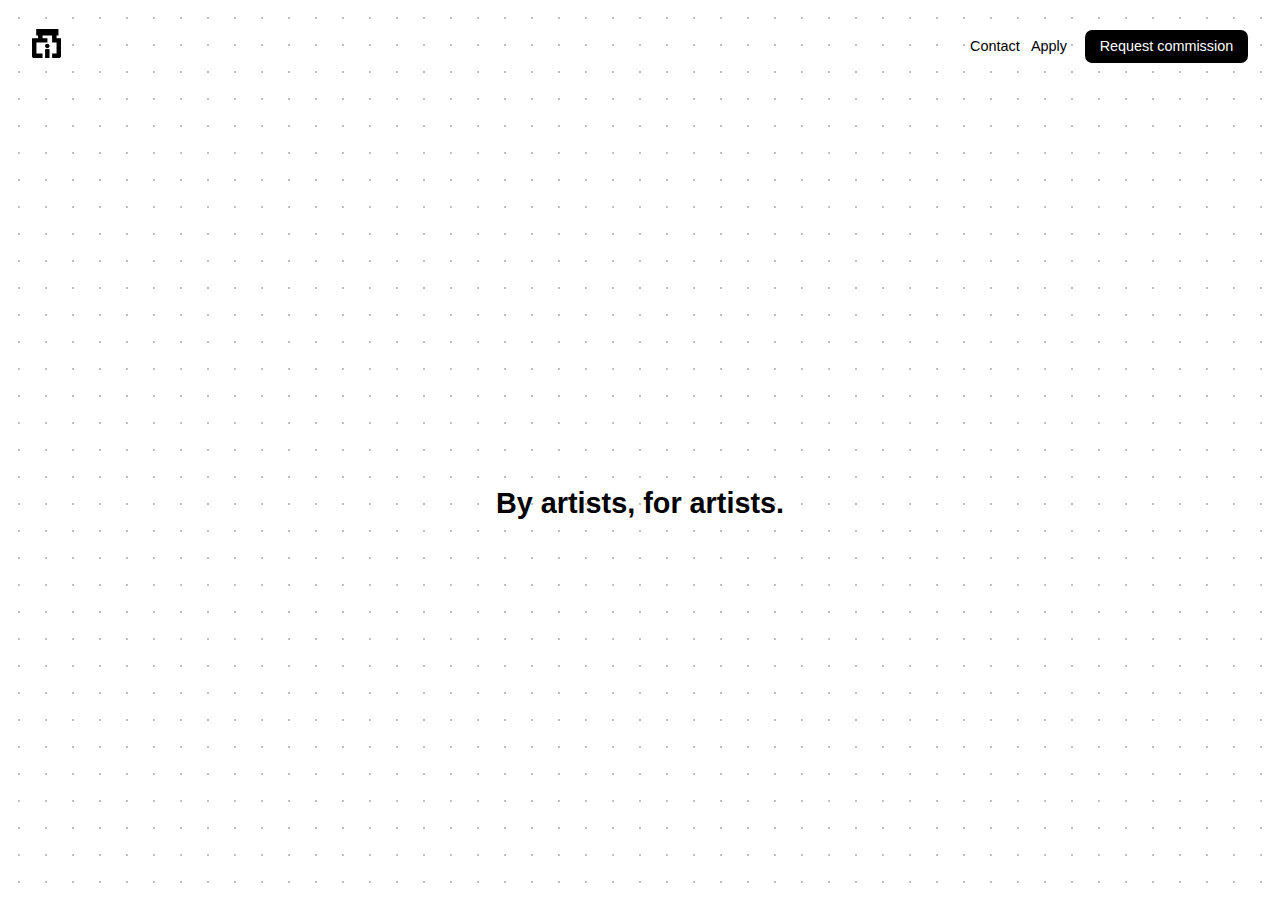
<file: index.html>
<!doctype html>
<html>
	<head>
        <meta charset="utf-8" />
        <meta name="viewport" content="width=device-width, initial-scale=1" />
        <link href="/style.css" rel="stylesheet">
        <title></title>
        <meta name="description" content="" />
        <script src="/js/lazy-font.js"></script>
        <noscript>
            <link rel="preload" href="https://rsms.me/inter/font-files/Inter-Regular.woff2?v=3.19" as="font" type="font/woff2" crossorigin />
            <link rel="preload" href="https://rsms.me/inter/font-files/Inter-Bold.woff2?v=3.19" as="font" type="font/woff2" crossorigin />
            <link rel="stylesheet" href="/fonts.css" />
        </noscript>
    </head>
    <body>
    	<div class="hero">
    		<header>
    			<nav>
	<a href="/"><img src="/assets/logo.svg" /></a>
	<div>
		<a href="/contact">Contact</a>
		<a href="/apply">Apply</a>
		<a href="/request"><button>Request commission</button></a>
	</div>
</nav>
 
    		</header>
    		<main class="heroMain">
    			<h1>By artists, for artists.</h1>
    		</main>
    	</div>
    </body>
</html>
</file>
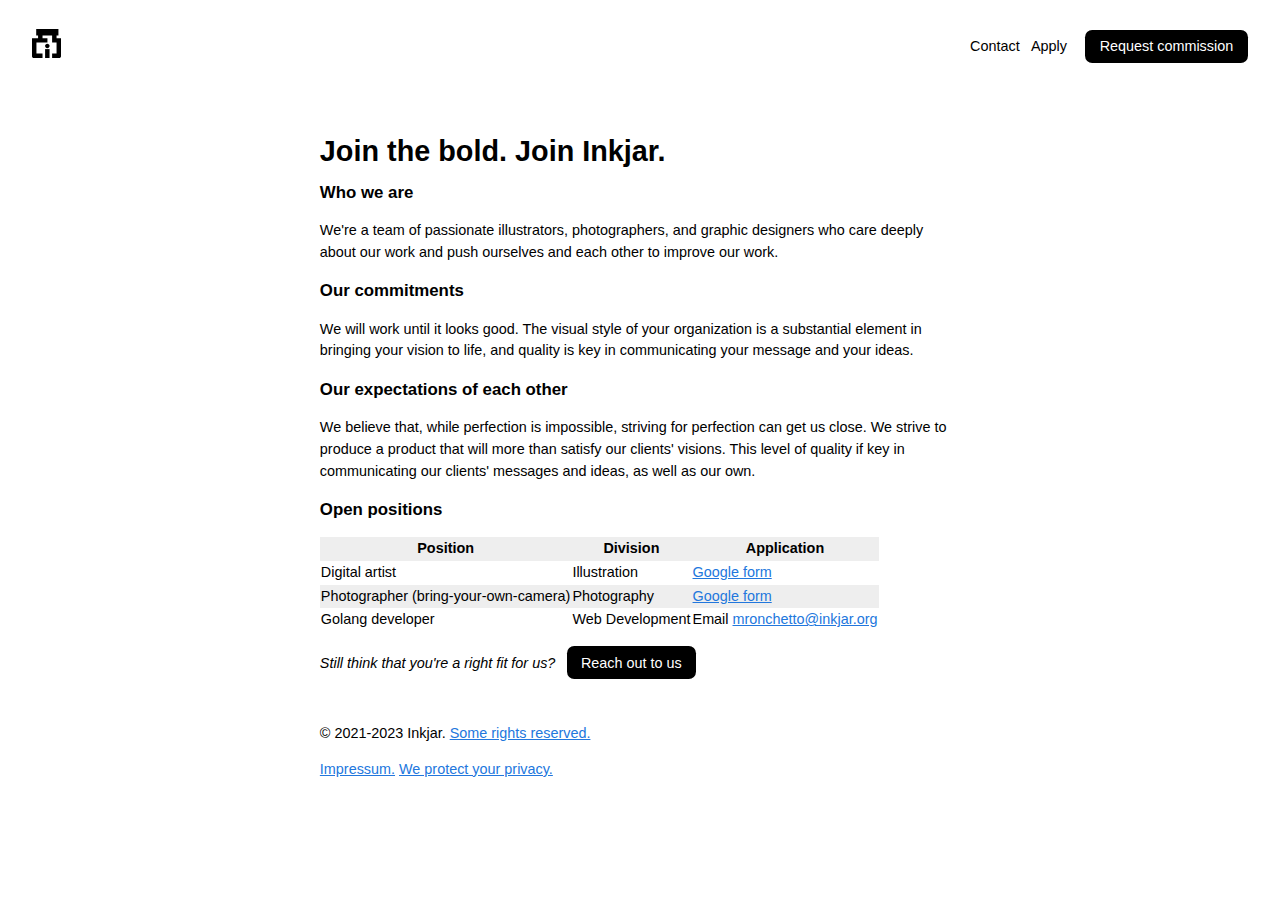
<file: apply/index.html>
<!DOCTYPE html>
<html lang="en">
    <head>
        <meta charset="utf-8" />
        <meta name="viewport" content="width=device-width, initial-scale=1" />
        <link href="/style.css" rel="stylesheet">
        <title>Join the bold. Join Inkjar.</title>
        <meta name="description" content="" />
        <!--<script src="/js/lazy-font.js"></script>
        <noscript>-->
            <link rel="preload" href="https://rsms.me/inter/font-files/Inter-Regular.woff2?v=3.19" as="font" type="font/woff2" crossorigin />
            <link rel="preload" href="https://rsms.me/inter/font-files/Inter-Bold.woff2?v=3.19" as="font" type="font/woff2" crossorigin />
            <link rel="stylesheet" href="/fonts.css" />
        <!--</noscript>-->
    </head>
    <body>
        <header>
            <nav>
	<a href="/"><img src="/assets/logo.svg" /></a>
	<div>
		<a href="/contact">Contact</a>
		<a href="/apply">Apply</a>
		<a href="/request"><button>Request commission</button></a>
	</div>
</nav>
 
        </header>
        <main>
            <h1>Join the bold. Join Inkjar.</h1>
            
<h3>Who we are</h3>
<p>We're a team of passionate illustrators, photographers, and graphic designers who care deeply about our work and push ourselves and each other to improve our work.</p>
<h3>Our commitments</h3>
<p>We will work until it looks good. The visual style of your organization is a substantial element in bringing your vision to life, and quality is key in communicating your message and your ideas.</p>

<h3>Our expectations of each other</h3>
<p>We believe that, while perfection is impossible, striving for perfection can get us close. We strive to produce a product that will more than satisfy our clients' visions. This level of quality if key in communicating our clients' messages and ideas, as well as our own.</p>

<h3>Open positions</h3>
<table>
    <tbody>
        <tr>
            <th>Position</th>
            <th>Division</th>
            <th>Application</th>
        </tr>
        <tr>
            <td>Digital artist</td>
            <td>Illustration</td>
            <td><a href="https://docs.google.com/forms/d/e/1FAIpQLSd2S1JgeeCIGtEeW6M5q3qhgOJSJR9RpbiMdtg4G1A9Z6cxZQ/viewform">Google form</a></td>
        </tr>
        <tr>
            <td>Photographer (bring-your-own-camera)</td>
            <td>Photography</td>
            <td><a href="https://docs.google.com/forms/d/e/1FAIpQLSd2S1JgeeCIGtEeW6M5q3qhgOJSJR9RpbiMdtg4G1A9Z6cxZQ/viewform">Google form</a></td>
        </tr>
        <tr>
            <td>Golang developer</td>
            <td>Web Development</td>
            <td>Email <a href="mailto:mronchetto@inkjar.org">mronchetto@inkjar.org</a></td>
        </tr>
    </tbody>
</table>
<em>Still think that you're a right fit for us?</em>
<a href="mailto:applications@inkjar.org"><button>Reach out to us</button></a>

        </main>
        <footer>
            <p>&copy; 2021-2023 Inkjar. <a href="/licensing">Some rights reserved.</a></p>
            <p><a href="/imprint">Impressum.</a> <a href="/privacy">We protect your privacy.</a></p>
        </footer>
    </body>
</html>
</file>
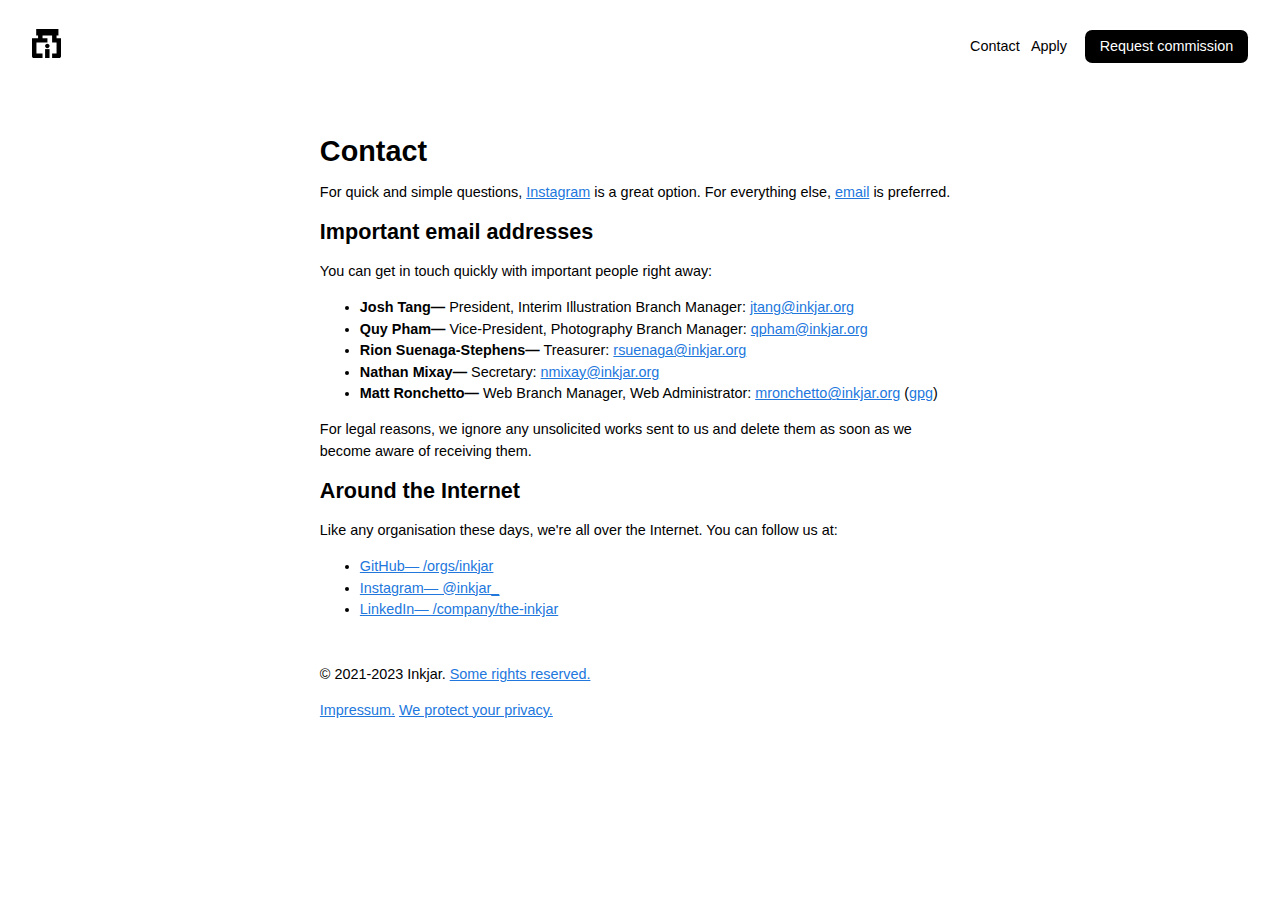
<file: contact/index.html>
<!DOCTYPE html>
<html lang="en">
    <head>
        <meta charset="utf-8" />
        <meta name="viewport" content="width=device-width, initial-scale=1" />
        <link href="/style.css" rel="stylesheet">
        <title>Contact &mdash; Inkjar</title>
        <meta name="description" content="" />
        <!--<script src="/js/lazy-font.js"></script>
        <noscript>-->
            <link rel="preload" href="https://rsms.me/inter/font-files/Inter-Regular.woff2?v=3.19" as="font" type="font/woff2" crossorigin />
            <link rel="preload" href="https://rsms.me/inter/font-files/Inter-Bold.woff2?v=3.19" as="font" type="font/woff2" crossorigin />
            <link rel="stylesheet" href="/fonts.css" />
        <!--</noscript>-->
    </head>
    <body>
        <header>
            <nav>
	<a href="/"><img src="/assets/logo.svg" /></a>
	<div>
		<a href="/contact">Contact</a>
		<a href="/apply">Apply</a>
		<a href="/request"><button>Request commission</button></a>
	</div>
</nav>
 
        </header>
        <main>
            <h1>Contact</h1>
            <p>For quick and simple questions, <a href="https://instagram.com/inkjar_">Instagram</a> is a great option. For everything else, <a href="mailto:questions@inkjar.org">email</a> is preferred.</p>
<h2 id="important-email-addresses">Important email addresses</h2>
<p>You can get in touch quickly with important people right away:</p>
<ul>
<li><strong>Josh Tang—</strong> President, Interim Illustration Branch Manager: <a href="mailto:jtang@inkjar.org">jtang@inkjar.org</a></li>
<li><strong>Quy Pham—</strong> Vice-President, Photography Branch Manager: <a href="mailto:qpham@inkjar.org">qpham@inkjar.org</a></li>
<li><strong>Rion Suenaga-Stephens—</strong> Treasurer: <a href="mailto:rss@inkjar.org">rsuenaga@inkjar.org</a></li>
<li><strong>Nathan Mixay—</strong> Secretary: <a href="mailto:nmixay@inkjar.org">nmixay@inkjar.org</a></li>
<li><strong>Matt Ronchetto—</strong> Web Branch Manager, Web Administrator: <a href="mailto:mronchetto@inkjar.org">mronchetto@inkjar.org</a> (<a href="/gpg/mronchetto.txt">gpg</a>)</li>
</ul>
<p>For legal reasons, we ignore any unsolicited works sent to us and delete them as soon as we become aware of receiving them.</p>
<h2 id="around-the-internet">Around the Internet</h2>
<p>Like any organisation these days, we're all over the Internet. You can follow us at:</p>
<ul>
<li><a href="https://github.com/orgs/inkjar">GitHub— /orgs/inkjar</a></li>
<li><a href="https://instagram.com/inkjar_">Instagram— @inkjar_</a></li>
<li><a href="https://www.linkedin.com/company/the-inkjar">LinkedIn— /company/the-inkjar</a></li>
</ul>

        </main>
        <footer>
            <p>&copy; 2021-2023 Inkjar. <a href="/licensing">Some rights reserved.</a></p>
            <p><a href="/imprint">Impressum.</a> <a href="/privacy">We protect your privacy.</a></p>
        </footer>
    </body>
</html>
</file>
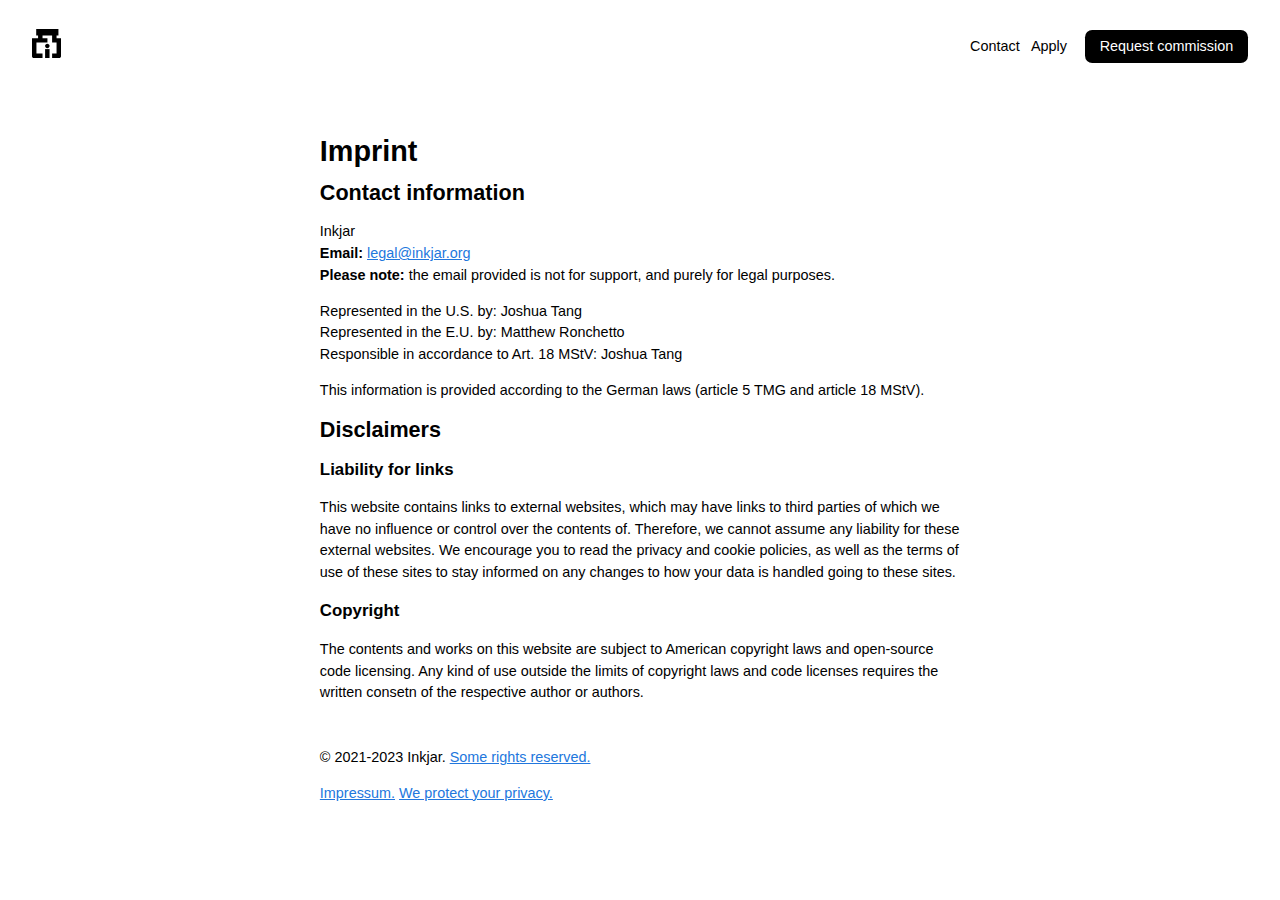
<file: imprint/index.html>
<!DOCTYPE html>
<html lang="en">
    <head>
        <meta charset="utf-8" />
        <meta name="viewport" content="width=device-width, initial-scale=1" />
        <link href="/style.css" rel="stylesheet">
        <title>Imprint &mdash; Inkjar</title>
        <meta name="description" content="" />
        <!--<script src="/js/lazy-font.js"></script>
        <noscript>-->
            <link rel="preload" href="https://rsms.me/inter/font-files/Inter-Regular.woff2?v=3.19" as="font" type="font/woff2" crossorigin />
            <link rel="preload" href="https://rsms.me/inter/font-files/Inter-Bold.woff2?v=3.19" as="font" type="font/woff2" crossorigin />
            <link rel="stylesheet" href="/fonts.css" />
        <!--</noscript>-->
    </head>
    <body>
        <header>
            <nav>
	<a href="/"><img src="/assets/logo.svg" /></a>
	<div>
		<a href="/contact">Contact</a>
		<a href="/apply">Apply</a>
		<a href="/request"><button>Request commission</button></a>
	</div>
</nav>
 
        </header>
        <main>
            <h1>Imprint</h1>
            <h2 id="contact-information">Contact information</h2>
<p>Inkjar<br/>
<strong>Email:</strong> <a href="mailto:legal@inkjar.org">legal@inkjar.org</a><br/>
<strong>Please note:</strong> the email provided is not for support, and purely for legal purposes.</p>
<p>Represented in the U.S. by: Joshua Tang<br/>
Represented in the E.U. by: Matthew Ronchetto<br/>
Responsible in accordance to Art. 18 MStV: Joshua Tang</p>
<p>This information is provided according to the German laws (article 5 TMG and article 18 MStV).</p>
<h2 id="disclaimers">Disclaimers</h2>
<h3 id="liability-for-links">Liability for links</h3>
<p>This website contains links to external websites, which may have links to third parties of which we have no influence or control over the contents of. Therefore, we cannot assume any liability for these external websites. We encourage you to read the privacy and cookie policies, as well as the terms of use of these sites to stay informed on any changes to how your data is handled going to these sites.</p>
<h3 id="copyright">Copyright</h3>
<p>The contents and works on this website are subject to American copyright laws and open-source code licensing. Any kind of use outside the limits of copyright laws and code licenses requires the written consetn of the respective author or authors.</p>

        </main>
        <footer>
            <p>&copy; 2021-2023 Inkjar. <a href="/licensing">Some rights reserved.</a></p>
            <p><a href="/imprint">Impressum.</a> <a href="/privacy">We protect your privacy.</a></p>
        </footer>
    </body>
</html>
</file>
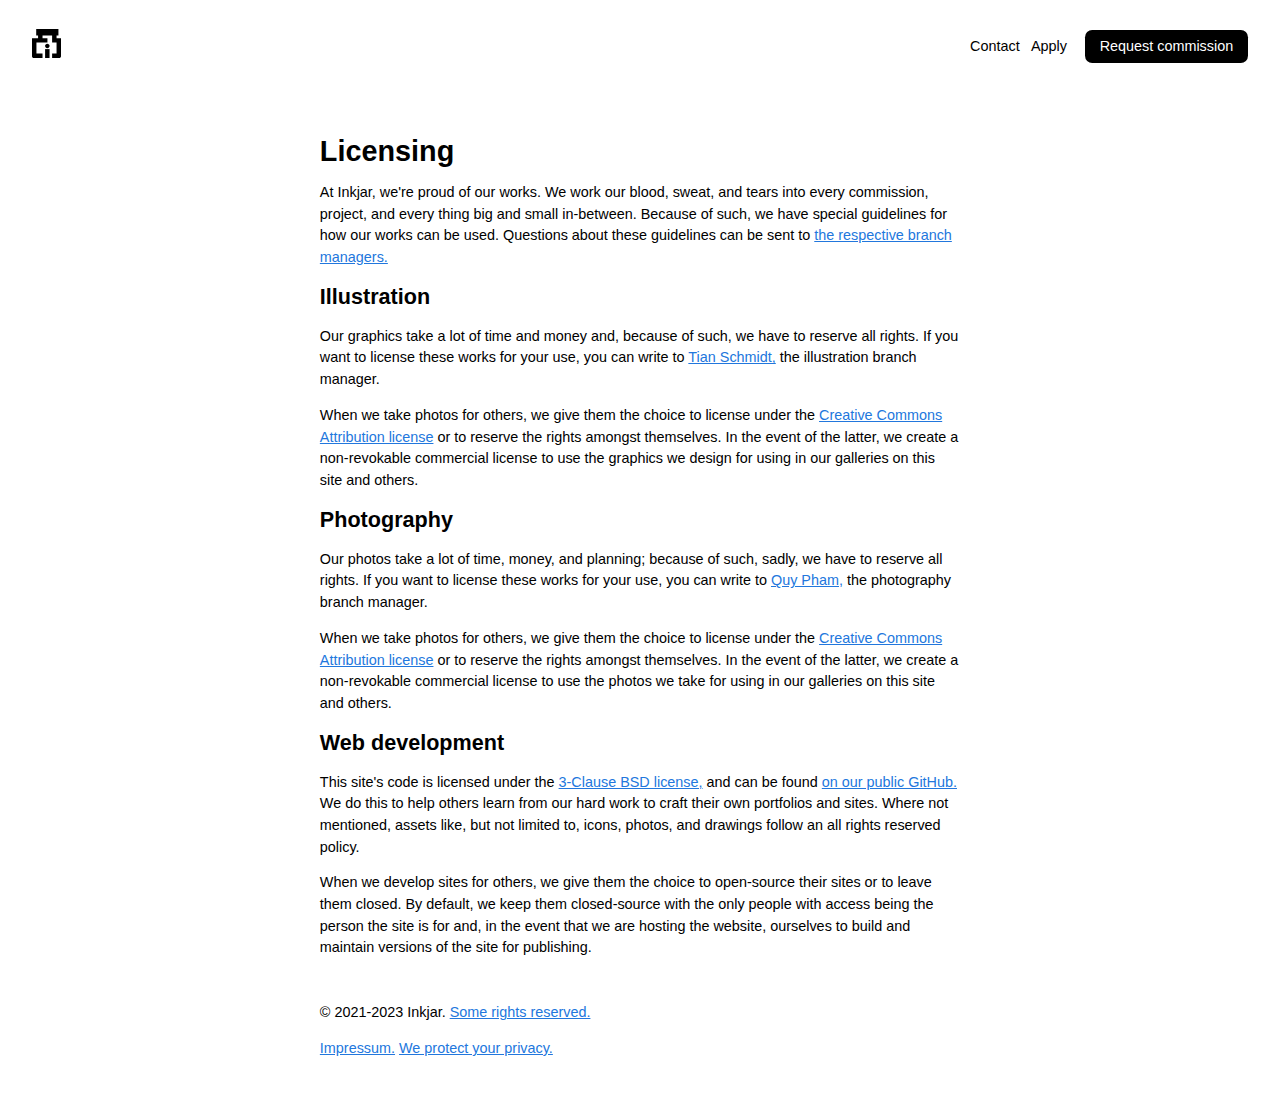
<file: licensing/index.html>
<!DOCTYPE html>
<html lang="en">
    <head>
        <meta charset="utf-8" />
        <meta name="viewport" content="width=device-width, initial-scale=1" />
        <link href="/style.css" rel="stylesheet">
        <title>Licensing &mdash; Inkjar</title>
        <meta name="description" content="" />
        <!--<script src="/js/lazy-font.js"></script>
        <noscript>-->
            <link rel="preload" href="https://rsms.me/inter/font-files/Inter-Regular.woff2?v=3.19" as="font" type="font/woff2" crossorigin />
            <link rel="preload" href="https://rsms.me/inter/font-files/Inter-Bold.woff2?v=3.19" as="font" type="font/woff2" crossorigin />
            <link rel="stylesheet" href="/fonts.css" />
        <!--</noscript>-->
    </head>
    <body>
        <header>
            <nav>
	<a href="/"><img src="/assets/logo.svg" /></a>
	<div>
		<a href="/contact">Contact</a>
		<a href="/apply">Apply</a>
		<a href="/request"><button>Request commission</button></a>
	</div>
</nav>
 
        </header>
        <main>
            <h1>Licensing</h1>
            <p>At Inkjar, we're proud of our works. We work our blood, sweat, and tears into every commission, project, and every thing big and small in-between. Because of such, we have special guidelines for how our works can be used. Questions about these guidelines can be sent to <a href="/contact">the respective branch managers.</a></p>
<h2 id="illustration">Illustration</h2>
<p>Our graphics take a lot of time and money and, because of such, we have to reserve all rights. If you want to license these works for your use, you can write to <a href="/contact">Tian Schmidt,</a> the illustration branch manager.</p>
<p>When we take photos for others, we give them the choice to license under the <a href="https://creativecommons.org/licenses/by/4.0/">Creative Commons Attribution license</a> or to reserve the rights amongst themselves. In the event of the latter, we create a non-revokable commercial license to use the graphics we design for using in our galleries on this site and others.</p>
<h2 id="photography">Photography</h2>
<p>Our photos take a lot of time, money, and planning; because of such, sadly, we have to reserve all rights. If you want to license these works for your use, you can write to <a href="/contact">Quy Pham,</a> the photography branch manager.</p>
<p>When we take photos for others, we give them the choice to license under the <a href="https://creativecommons.org/licenses/by/4.0/">Creative Commons Attribution license</a> or to reserve the rights amongst themselves. In the event of the latter, we create a non-revokable commercial license to use the photos we take for using in our galleries on this site and others.</p>
<h2 id="web-development">Web development</h2>
<p>This site's code is licensed under the <a href="https://github.com/inkjar/inkjar.github.io/blob/main/LICENSE">3-Clause BSD license,</a> and can be found <a href="https://github.com/inkjar/inkjar.github.io">on our public GitHub.</a> We do this to help others learn from our hard work to craft their own portfolios and sites. Where not mentioned, assets like, but not limited to, icons, photos, and drawings follow an all rights reserved policy.</p>
<p>When we develop sites for others, we give them the choice to open-source their sites or to leave them closed. By default, we keep them closed-source with the only people with access being the person the site is for and, in the event that we are hosting the website, ourselves to build and maintain versions of the site for publishing.</p>

        </main>
        <footer>
            <p>&copy; 2021-2023 Inkjar. <a href="/licensing">Some rights reserved.</a></p>
            <p><a href="/imprint">Impressum.</a> <a href="/privacy">We protect your privacy.</a></p>
        </footer>
    </body>
</html>
</file>
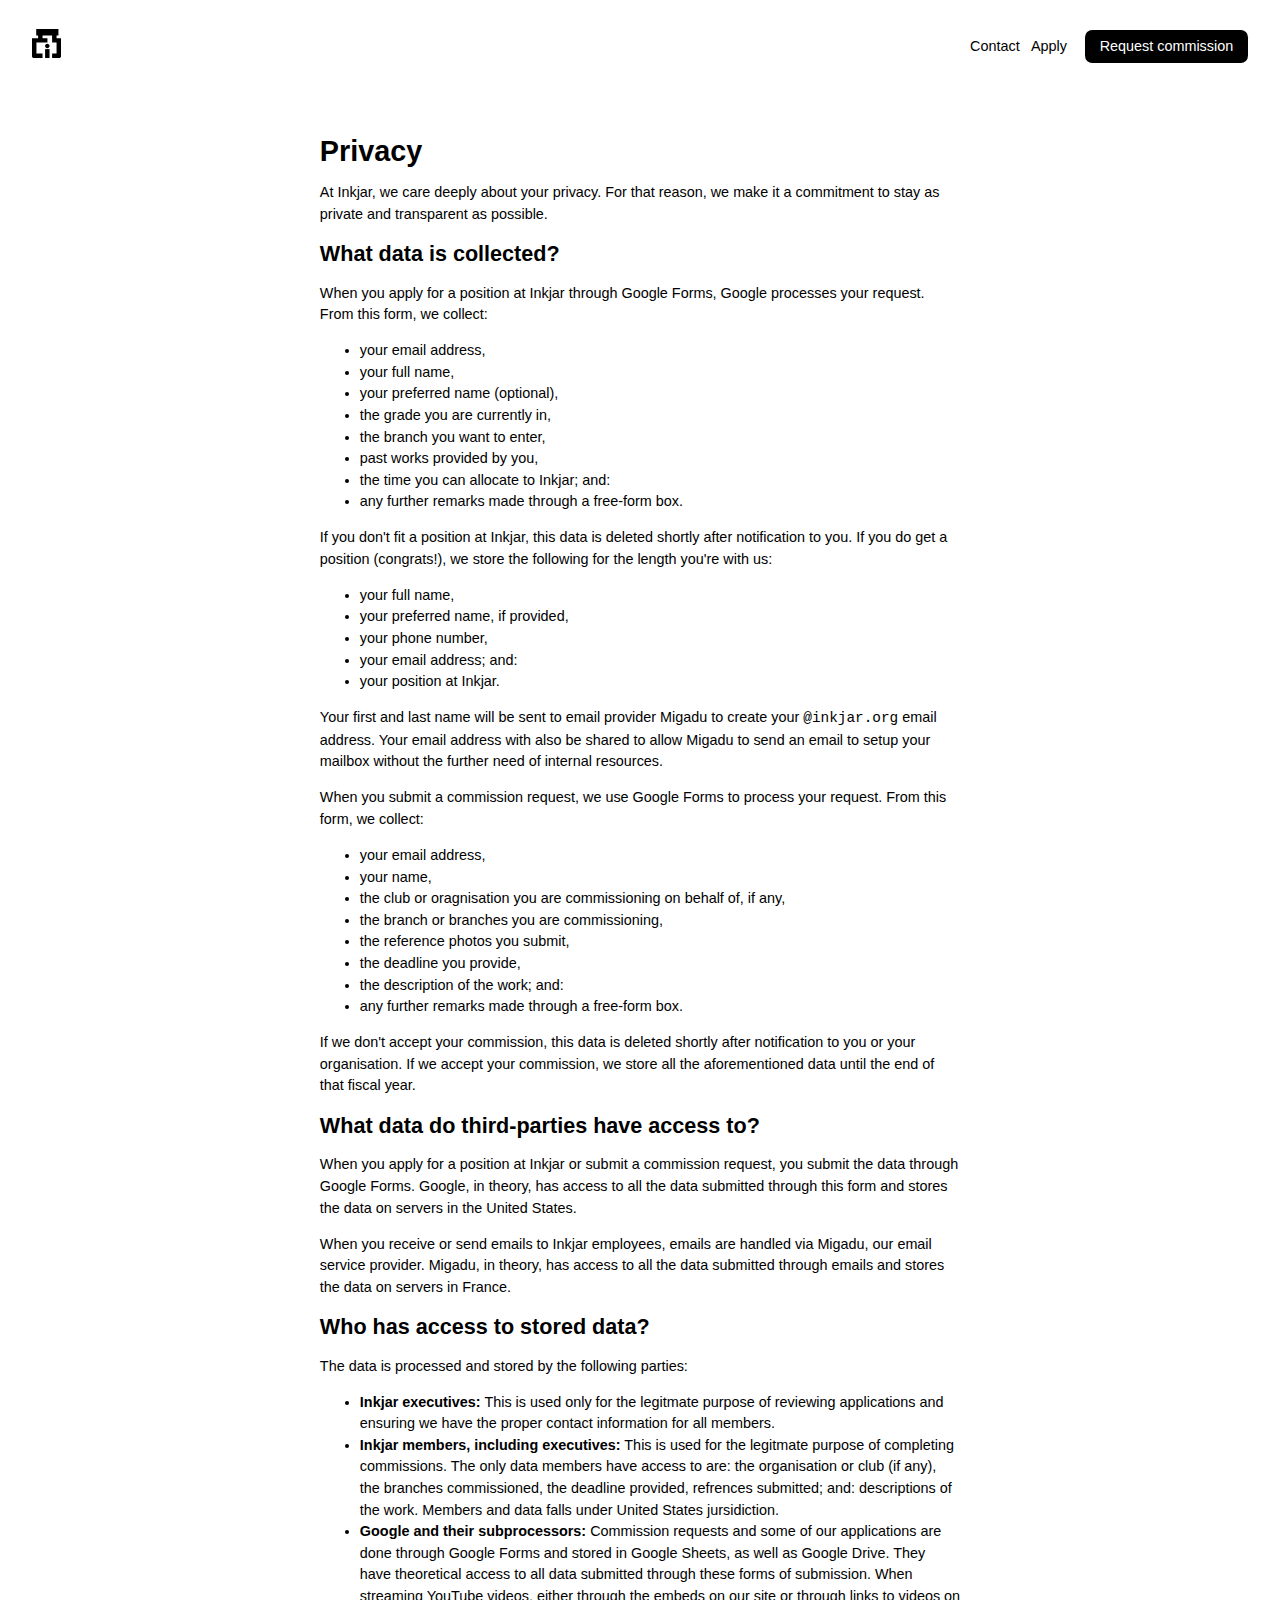
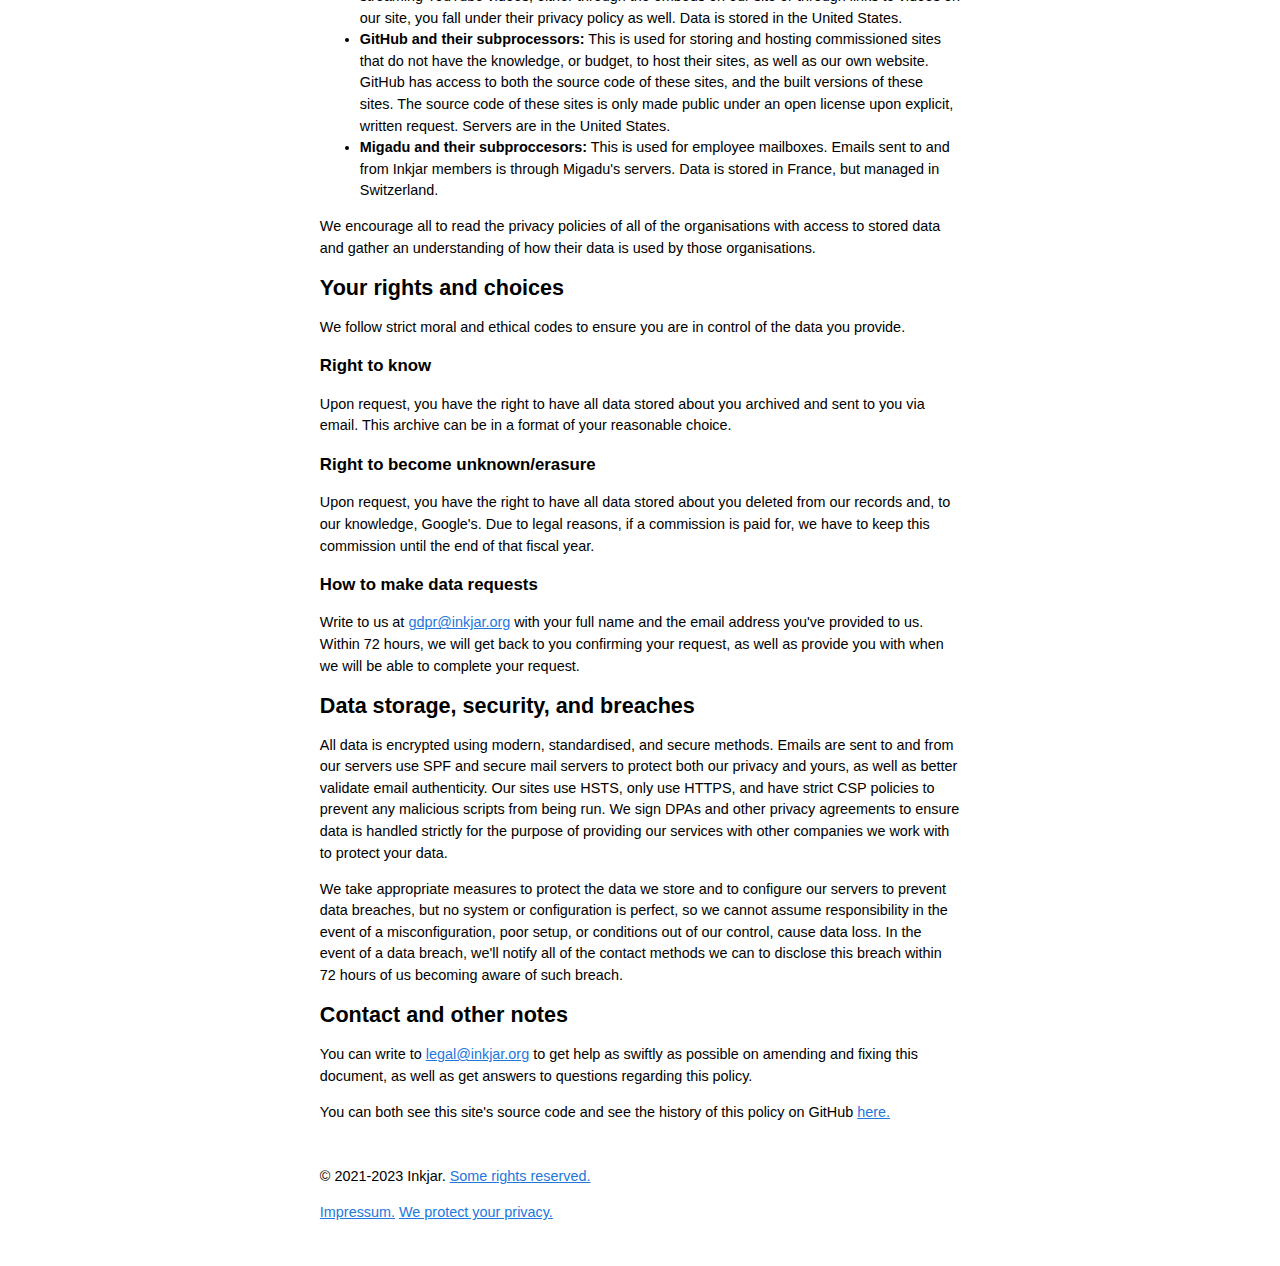
<file: privacy/index.html>
<!DOCTYPE html>
<html lang="en">
    <head>
        <meta charset="utf-8" />
        <meta name="viewport" content="width=device-width, initial-scale=1" />
        <link href="/style.css" rel="stylesheet">
        <title>Privacy &mdash; Inkjar</title>
        <meta name="description" content="" />
        <!--<script src="/js/lazy-font.js"></script>
        <noscript>-->
            <link rel="preload" href="https://rsms.me/inter/font-files/Inter-Regular.woff2?v=3.19" as="font" type="font/woff2" crossorigin />
            <link rel="preload" href="https://rsms.me/inter/font-files/Inter-Bold.woff2?v=3.19" as="font" type="font/woff2" crossorigin />
            <link rel="stylesheet" href="/fonts.css" />
        <!--</noscript>-->
    </head>
    <body>
        <header>
            <nav>
	<a href="/"><img src="/assets/logo.svg" /></a>
	<div>
		<a href="/contact">Contact</a>
		<a href="/apply">Apply</a>
		<a href="/request"><button>Request commission</button></a>
	</div>
</nav>
 
        </header>
        <main>
            <h1>Privacy</h1>
            <p>At Inkjar, we care deeply about your privacy. For that reason, we make it a commitment to stay as private and transparent as possible.</p>
<h2 id="what-data-is-collected">What data is collected?</h2>
<p>When you apply for a position at Inkjar through Google Forms, Google processes your request. From this form, we collect:</p>
<ul>
<li>your email address,</li>
<li>your full name,</li>
<li>your preferred name (optional),</li>
<li>the grade you are currently in,</li>
<li>the branch you want to enter,</li>
<li>past works provided by you,</li>
<li>the time you can allocate to Inkjar; and:</li>
<li>any further remarks made through a free-form box.</li>
</ul>
<p>If you don't fit a position at Inkjar, this data is deleted shortly after notification to you. If you do get a position (congrats!), we store the following for the length you're with us:</p>
<ul>
<li>your full name,</li>
<li>your preferred name, if provided,</li>
<li>your phone number,</li>
<li>your email address; and:</li>
<li>your position at Inkjar.</li>
</ul>
<p>Your first and last name will be sent to email provider Migadu to create your <code>@inkjar.org</code> email address. Your email address with also be shared to allow Migadu to send an email to setup your mailbox without the further need of internal resources.</p>
<p>When you submit a commission request, we use Google Forms to process your request. From this form, we collect:</p>
<ul>
<li>your email address,</li>
<li>your name,</li>
<li>the club or oragnisation you are commissioning on behalf of, if any,</li>
<li>the branch or branches you are commissioning,</li>
<li>the reference photos you submit,</li>
<li>the deadline you provide,</li>
<li>the description of the work; and:</li>
<li>any further remarks made through a free-form box.</li>
</ul>
<p>If we don't accept your commission, this data is deleted shortly after notification to you or your organisation. If we accept your commission, we store all the aforementioned data until the end of that fiscal year. </p>
<h2 id="what-data-do-third-parties-have-access-to">What data do third-parties have access to?</h2>
<p>When you apply for a position at Inkjar or submit a commission request, you submit the data through Google Forms. Google, in theory, has access to all the data submitted through this form and stores the data on servers in the United States.</p>
<p>When you receive or send emails to Inkjar employees, emails are handled via Migadu, our email service provider. Migadu, in theory, has access to all the data submitted through emails and stores the data on servers in France.</p>
<h2 id="who-has-access-to-stored-data">Who has access to stored data?</h2>
<p>The data is processed and stored by the following parties:</p>
<ul>
<li><strong>Inkjar executives:</strong> This is used only for the legitmate purpose of reviewing applications and ensuring we have the proper contact information for all members.</li>
<li><strong>Inkjar members, including executives:</strong> This is used for the legitmate purpose of completing commissions. The only data members have access to are: the organisation or club (if any), the branches commissioned, the deadline provided, refrences submitted; and: descriptions of the work. Members and data falls under United States jursidiction.</li>
<li><strong>Google and their subprocessors:</strong> Commission requests and some of our applications are done through Google Forms and stored in Google Sheets, as well as Google Drive. They have theoretical access to all data submitted through these forms of submission. When streaming YouTube videos, either through the embeds on our site or through links to videos on our site, you fall under their privacy policy as well. Data is stored in the United States.</li>
<li><strong>GitHub and their subprocessors:</strong> This is used for storing and hosting commissioned sites that do not have the knowledge, or budget, to host their sites, as well as our own website. GitHub has access to both the source code of these sites, and the built versions of these sites. The source code of these sites is only made public under an open license upon explicit, written request. Servers are in the United States.</li>
<li><strong>Migadu and their subproccesors:</strong> This is used for employee mailboxes. Emails sent to and from Inkjar members is through Migadu's servers. Data is stored in France, but managed in Switzerland.</li>
</ul>
<p>We encourage all to read the privacy policies of all of the organisations with access to stored data and gather an understanding of how their data is used by those organisations.</p>
<h2 id="your-rights-and-choices">Your rights and choices</h2>
<p>We follow strict moral and ethical codes to ensure you are in control of the data you provide.</p>
<h3 id="right-to-know">Right to know</h3>
<p>Upon request, you have the right to have all data stored about you archived and sent to you via email. This archive can be in a format of your reasonable choice.</p>
<h3 id="right-to-become-unknown-erasure">Right to become unknown/erasure</h3>
<p>Upon request, you have the right to have all data stored about you deleted from our records and, to our knowledge, Google's. Due to legal reasons, if a commission is paid for, we have to keep this commission until the end of that fiscal year.</p>
<h3 id="how-to-make-data-requests">How to make data requests</h3>
<p>Write to us at <a href="mailto:gdpr@inkjar.org">gdpr@inkjar.org</a> with your full name and the email address you've provided to us. Within 72 hours, we will get back to you confirming your request, as well as provide you with when we will be able to complete your request.</p>
<h2 id="data-storage-security-and-breaches">Data storage, security, and breaches</h2>
<p>All data is encrypted using modern, standardised, and secure methods. Emails are sent to and from our servers use SPF and secure mail servers to protect both our privacy and yours, as well as better validate email authenticity. Our sites use HSTS, only use HTTPS, and have strict CSP policies to prevent any malicious scripts from being run. We sign DPAs and other privacy agreements to ensure data is handled strictly for the purpose of providing our services with other companies we work with to protect your data.</p>
<p>We take appropriate measures to protect the data we store and to configure our servers to prevent data breaches, but no system or configuration is perfect, so we cannot assume responsibility in the event of a misconfiguration, poor setup, or conditions out of our control, cause data loss. In the event of a data breach, we'll notify all of the contact methods we can to disclose this breach within 72 hours of us becoming aware of such breach.</p>
<h2 id="contact-and-other-notes">Contact and other notes</h2>
<p>You can write to <a href="mailto:legal@inkjar.org">legal@inkjar.org</a> to get help as swiftly as possible on amending and fixing this document, as well as get answers to questions regarding this policy.</p>
<p>You can both see this site's source code and see the history of this policy on GitHub <a href="https://github.com/inkjar/inkjar.github.io/blob/main/content/privacy.md">here.</a> </p>

        </main>
        <footer>
            <p>&copy; 2021-2023 Inkjar. <a href="/licensing">Some rights reserved.</a></p>
            <p><a href="/imprint">Impressum.</a> <a href="/privacy">We protect your privacy.</a></p>
        </footer>
    </body>
</html>
</file>
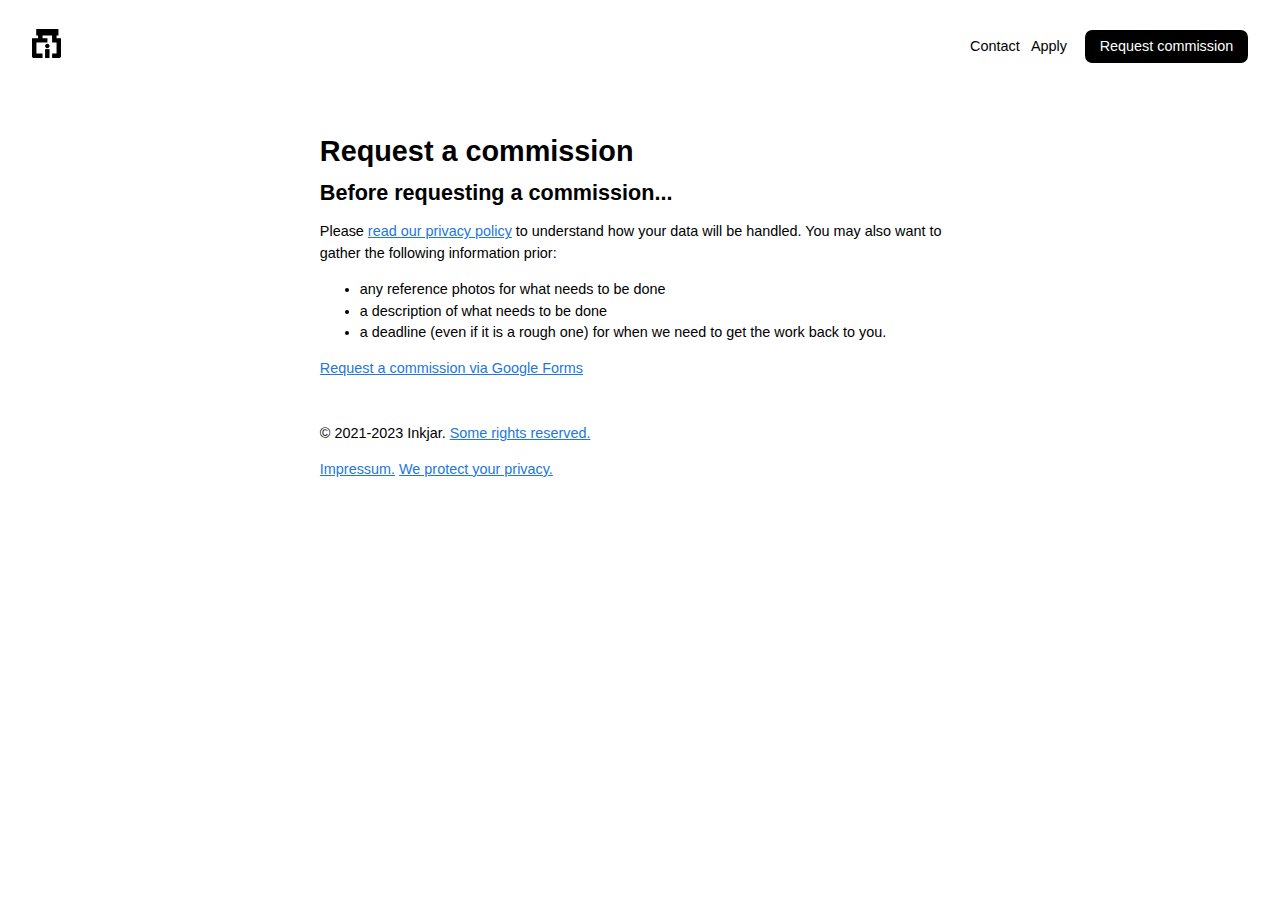
<file: request/index.html>
<!DOCTYPE html>
<html lang="en">
    <head>
        <meta charset="utf-8" />
        <meta name="viewport" content="width=device-width, initial-scale=1" />
        <link href="/style.css" rel="stylesheet">
        <title>Request a commission &mdash; Inkjar</title>
        <meta name="description" content="" />
        <!--<script src="/js/lazy-font.js"></script>
        <noscript>-->
            <link rel="preload" href="https://rsms.me/inter/font-files/Inter-Regular.woff2?v=3.19" as="font" type="font/woff2" crossorigin />
            <link rel="preload" href="https://rsms.me/inter/font-files/Inter-Bold.woff2?v=3.19" as="font" type="font/woff2" crossorigin />
            <link rel="stylesheet" href="/fonts.css" />
        <!--</noscript>-->
    </head>
    <body>
        <header>
            <nav>
	<a href="/"><img src="/assets/logo.svg" /></a>
	<div>
		<a href="/contact">Contact</a>
		<a href="/apply">Apply</a>
		<a href="/request"><button>Request commission</button></a>
	</div>
</nav>
 
        </header>
        <main>
            <h1>Request a commission</h1>
            <h2 id="before-requesting-a-commission">Before requesting a commission...</h2>
<p>Please <a href="/privacy">read our privacy policy</a> to understand how your data will be handled. You may also want to gather the following information prior:</p>
<ul>
<li>any reference photos for what needs to be done</li>
<li>a description of what needs to be done</li>
<li>a deadline (even if it is a rough one) for when we need to get the work back to you.</li>
</ul>
<p><a href="https://forms.gle/Rx8VzXXbBZoUvC7m6">Request a commission via Google Forms</a></p>

        </main>
        <footer>
            <p>&copy; 2021-2023 Inkjar. <a href="/licensing">Some rights reserved.</a></p>
            <p><a href="/imprint">Impressum.</a> <a href="/privacy">We protect your privacy.</a></p>
        </footer>
    </body>
</html>
</file>
<file: style.css>
body{margin:0;line-height:1.5em;font-family:"Inter", sans-serif;font-size:.9rem}a,a:visited{color:#27D}.hero{display:flex;flex-direction:column;height:100vh;background-image:radial-gradient(#000 0.1vh, #fff 0.1vh);background-size:3vh 3vh;background-position:center center}.heroMain{display:flex;flex-grow:2;align-items:center;justify-content:center}nav{display:flex;justify-content:space-between;padding:2em;align-items:center}nav a{margin:0 .25em;text-decoration:none;color:unset !important}nav a button{margin:0 0 0 .5em}nav a img{height:2em}section{display:flex;flex-direction:column;align-items:center;justify-content:center}main{max-width:80ch;margin:0 auto;padding:2em 2em 1em}footer{max-width:80ch;margin:0 auto;padding:0 2em 2em}button{font-size:.9rem;padding:.6em 1em;color:#fff;background:#000;border-radius:.5em;border-style:none;margin:1em .5em}table{border-collapse:collapse}tr:nth-child(2n+1){background:#eee}
</file>
<file: fonts.css>
@font-face{font-family:'Inter';src:url("https://rsms.me/inter/font-files/Inter-Regular.woff2?v=3.19") format("woff2");font-display:auto}@font-face{font-family:'Inter';font-weight:800;font-display:auto;src:url("https://rsms.me/inter/font-files/Inter-ExtraBold.woff2?v=3.19") format("woff2")}
</file>
